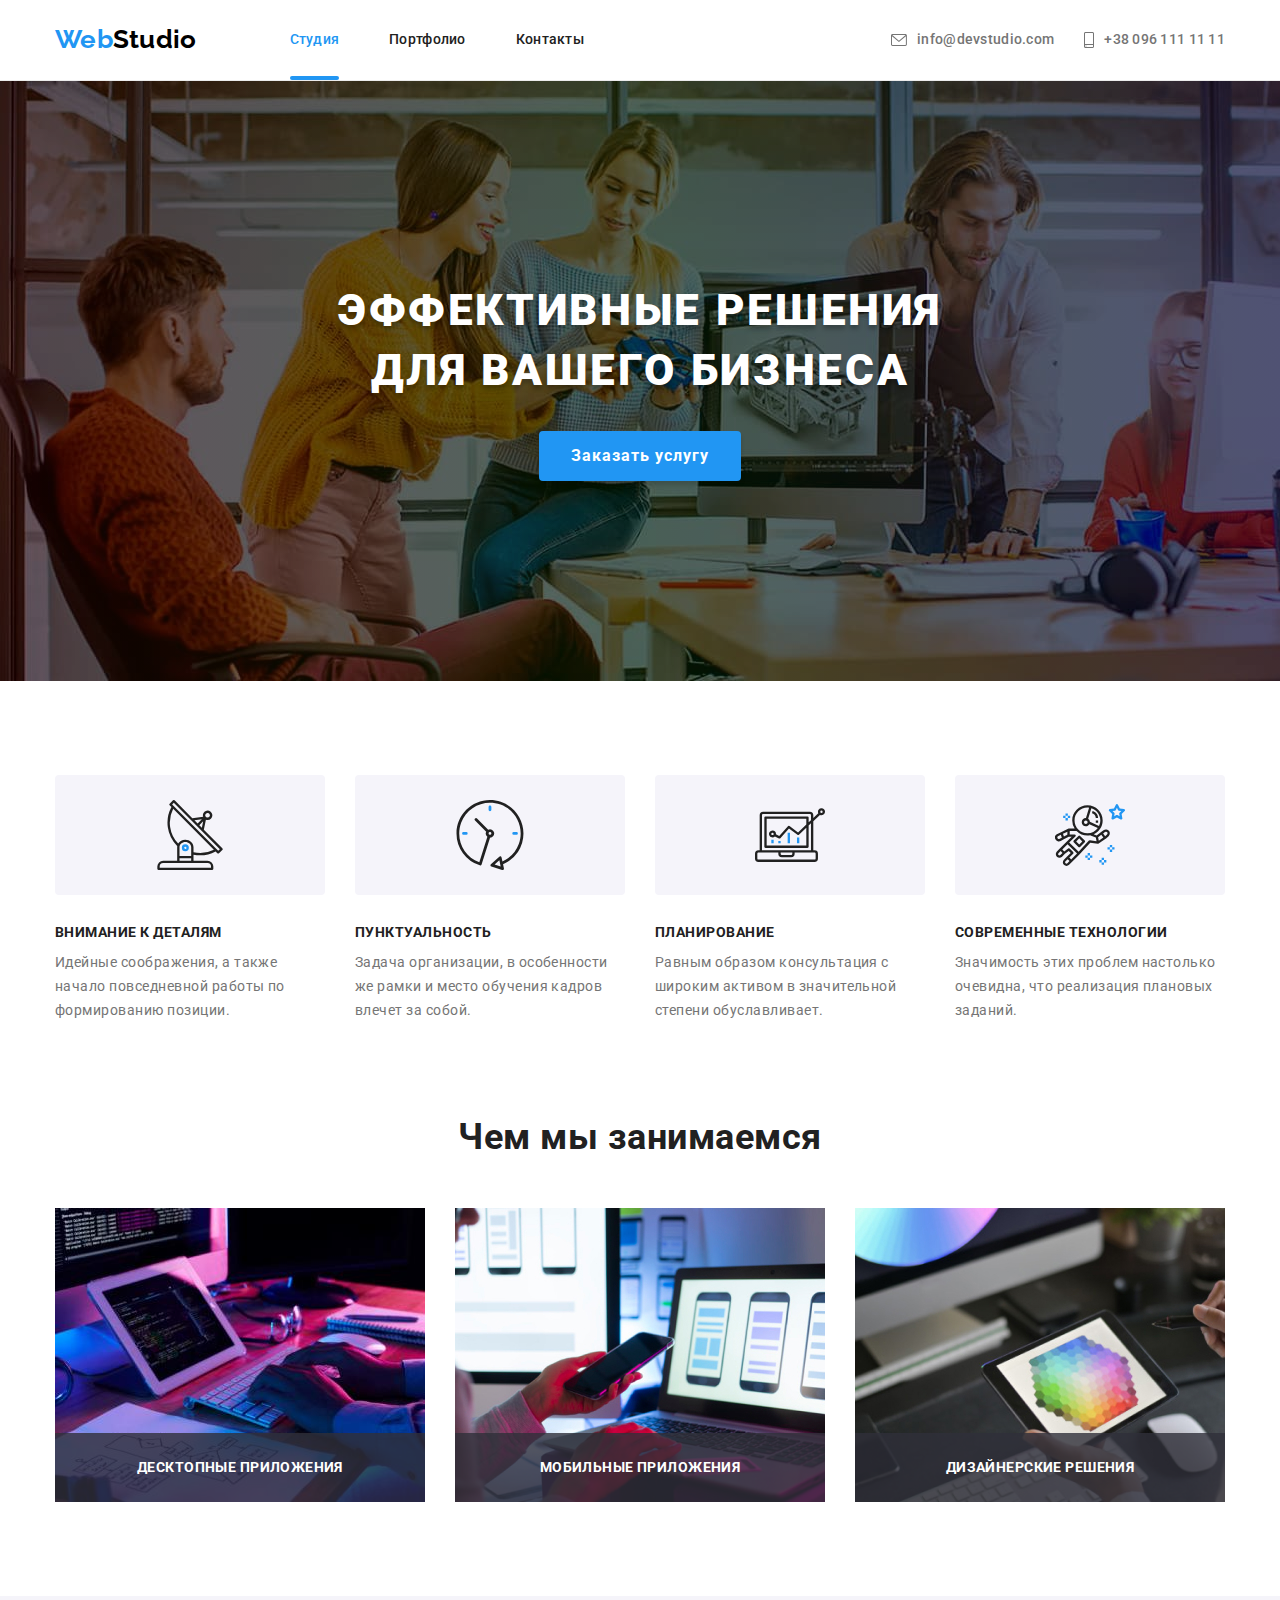
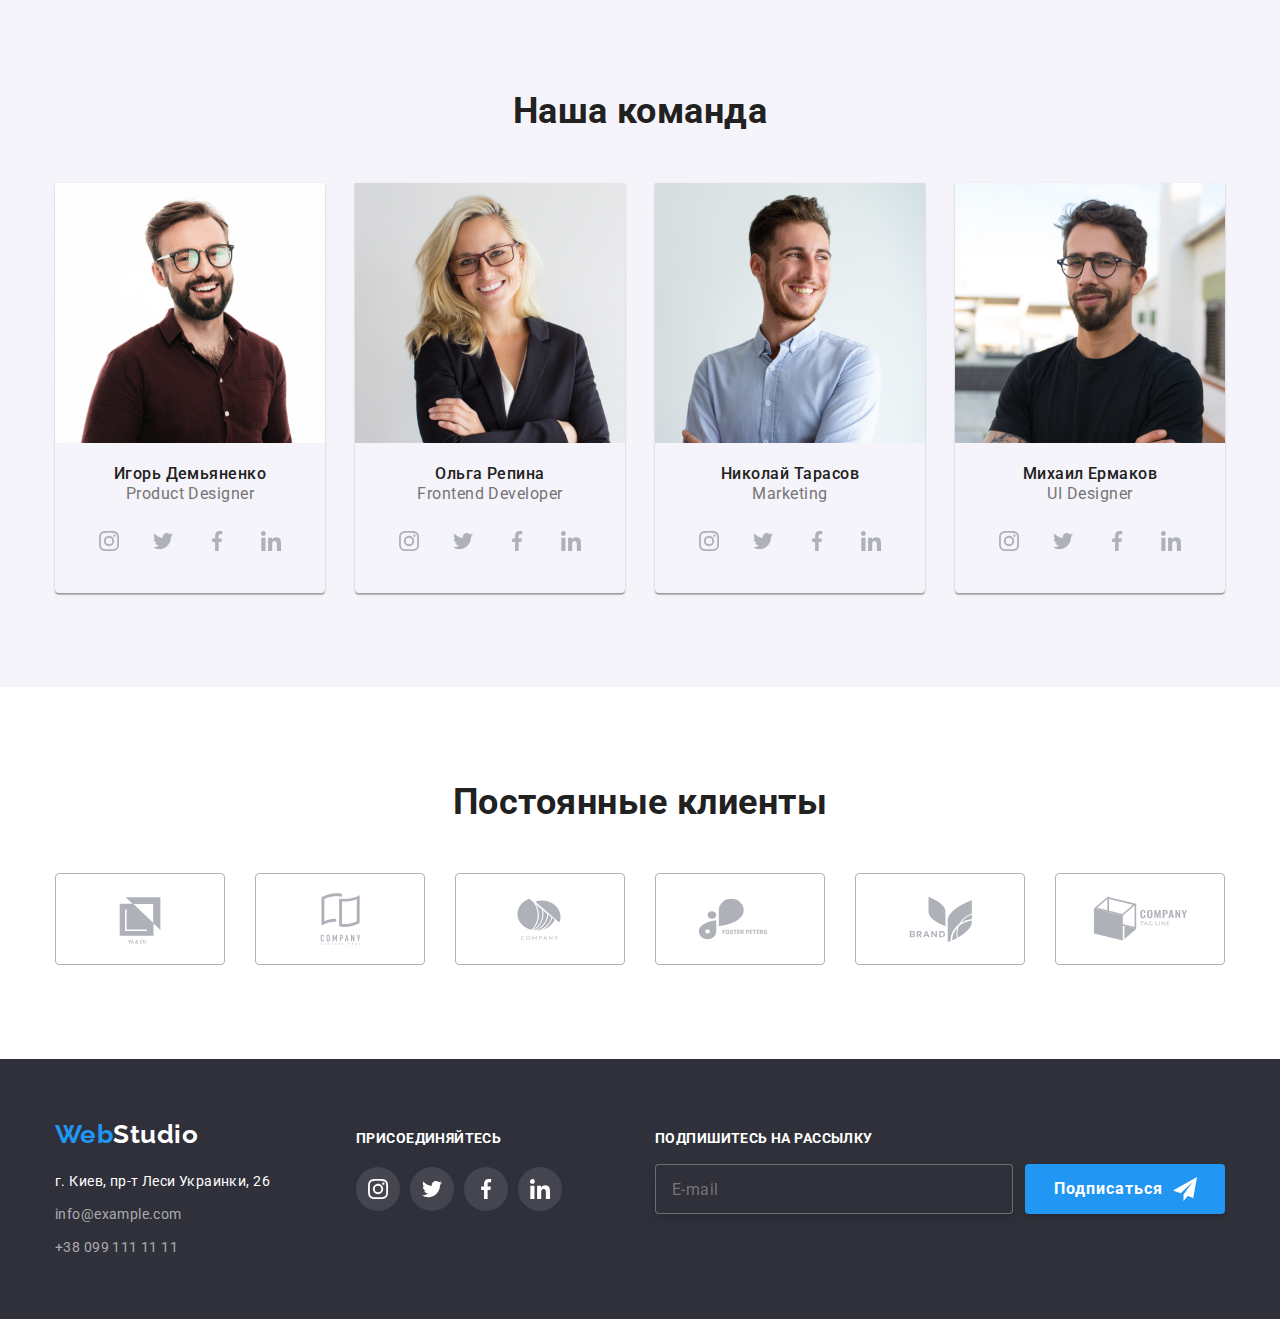
<file: index.html>
<!DOCTYPE html>
<html lang="ru">
  <head>
    <meta charset="UTF-8" />
    <meta http-equiv="X-UA-Compatible" content="IE=edge" />
    <meta name="viewport" content="width=device-width, initial-scale=1.0" />
    <title>Студия</title>
    <link
      href="https://fonts.googleapis.com/css2?family=Raleway:wght@700&family=Roboto:wght@400;500;700;900&display=swap"
      rel="stylesheet"
    />
    <link
      rel="stylesheet"
      href="https://cdnjs.cloudflare.com/ajax/libs/modern-normalize/1.1.0/modern-normalize.min.css"
    />
    <link rel="stylesheet" href="./css/styles.css" />
  </head>
  <body>
    <!-- Header -->
    <header class="bline">
      <div class="main-nav container">
        <nav class="site-nav">
          <a href="./index.html" class="logo-link"> <span class="logo-web">Web</span>Studio </a>
          <ul class="site-nav list">
            <li class="item"><a href="./index.html" class="link current">Студия</a></li>
            <li class="item"><a href="./portfolio.html" class="link">Портфолио</a></li>
            <li class="item"><a href="" class="link">Контакты</a></li>
          </ul>
        </nav>
        <ul class="contacts list">
          <li class="contacts item">
            <a href="mailto:info@devstudio.com" class="contacts link">
              <svg width="16" height="12" class="icon-contacts">
                <use href="./images/icons.svg#icon-envelope"></use>
              </svg>
              info@devstudio.com
            </a>
          </li>
          <li class="contacts item">
            <a href="tel:+380961111111" class="contacts link">
              <svg width="10" height="16" class="icon-contacts">
                <use href="./images/icons.svg#icon-smartphone"></use>
              </svg>
              +38 096 111 11 11
            </a>
          </li>
        </ul>
      </div>
    </header>
    <main>
      <!-- Hero -->
      <section class="hero section">
        <div class="hero container">
          <h1 class="hero-title">Эффективные решения для вашего бизнеса</h1>
          <button type="button" class="button button-hero" data-modal-open>Заказать услугу</button>
        </div>
      </section>
      <!-- Featers -->
      <section class="features section">
        <div class="features container">
          <h2 class="visually-hidden">Особенности</h2>
          <ul class="features list">
            <li class="feature item">
              <div class="icon antena">
                <svg width="70" height="70" class="icon-featers">
                  <use href="./images/icons.svg#icon-antenna"></use>
                </svg>
              </div>
              <h3 class="feature-title">Внимание к деталям</h3>
              <p class="feature-content">
                Идейные соображения, а также начало повседневной работы по формированию позиции.
              </p>
            </li>
            <li class="feature item">
              <div class="icon clock">
                <svg width="70" height="70" class="icon-featers">
                  <use href="./images/icons.svg#icon-clock"></use>
                </svg>
              </div>
              <h3 class="feature-title">Пунктуальность</h3>
              <p class="feature-content">
                Задача организации, в особенности же рамки и место обучения кадров влечет за собой.
              </p>
            </li>
            <li class="feature item">
              <div class="icon diagram">
                <svg width="70" height="70" class="icon-featers">
                  <use href="./images/icons.svg#icon-diagram"></use>
                </svg>
              </div>
              <h3 class="feature-title">Планирование</h3>
              <p class="feature-content">
                Равным образом консультация с широким активом в значительной степени обуславливает.
              </p>
            </li>
            <li class="feature item">
              <div class="icon astronaut">
                <svg width="70" height="70" class="icon-featers">
                  <use href="./images/icons.svg#icon-astronaut"></use>
                </svg>
              </div>
              <h3 class="feature-title">Современные технологии</h3>
              <p class="feature-content">
                Значимость этих проблем настолько очевидна, что реализация плановых заданий.
              </p>
            </li>
          </ul>
        </div>
      </section>
      <!-- Work -->
      <section class="work section">
        <div class="work container">
          <h2 class="title work-title">Чем мы занимаемся</h2>
          <ul class="work list">
            <li class="work item">
              <img
                src="./images/img.jpg"
                alt="Разработка программного обеспечения"
                width="370"
                height="294"
              />
              <div class="activities"><p class="activities-content">Десктопные приложения</p></div>
            </li>
            <li class="work item">
              <img src="./images/img1.jpg" alt="Дизайн интерфейса" width="370" height="294" />
              <div class="activities"><p class="activities-content">Мобильные приложения</p></div>
            </li>
            <li class="work item">
              <img src="./images/img2.jpg" alt="Визуальное оформление" width="370" height="294" />
              <div class="activities"><p class="activities-content">Дизайнерские решения</p></div>
            </li>
          </ul>
        </div>
      </section>
      <!-- Team -->
      <section class="team section">
        <div class="team container">
          <h2 class="main-team title">Наша команда</h2>
          <ul class="team list">
            <li class="team item">
              <img src="./images/img3.jpg" alt="Игорь Демьяненко" width="270" height="260" />
              <h3 class="team-title list">Игорь Демьяненко</h3>
              <p lang="en" class="team-content">Product Designer</p>
              <div class="social link">
                <ul class="social list">
                  <li class="team-slicon">
                    <a href="https://www.instagram.com/" class="social-icon">
                      <svg width="20" height="20" class="networks">
                        <use href="./images/icons.svg#icon-instagram-1"></use>
                      </svg>
                    </a>
                  </li>
                  <li class="team-slicon">
                    <a href="https://twitter.com/" class="social-icon">
                      <svg width="20" height="20" class="networks">
                        <use href="./images/icons.svg#icon-twitter-1"></use>
                      </svg>
                    </a>
                  </li>
                  <li class="team-slicon">
                    <a href="https://www.facebook.com/" class="social-icon">
                      <svg width="20" height="20" class="networks">
                        <use href="./images/icons.svg#icon-facebook-1"></use>
                      </svg>
                    </a>
                  </li>
                  <li class="team-slicon">
                    <a href="https://www.linkedin.com/" class="social-icon">
                      <svg width="20" height="20" class="networks">
                        <use href="./images/icons.svg#icon-linkedin-1"></use>
                      </svg>
                    </a>
                  </li>
                </ul>
              </div>
            </li>
            <li class="team item">
              <img src="./images/img4.jpg" alt="Ольга Репина" width="270" height="260" />
              <h3 class="team-title list">Ольга Репина</h3>
              <p lang="en" class="team-content">Frontend Developer</p>
              <div class="social link">
                <ul class="social list">
                  <li class="team-slicon">
                    <a href="https://www.instagram.com/" class="social-icon">
                      <svg width="20" height="20" class="networks">
                        <use href="./images/icons.svg#icon-instagram-1"></use>
                      </svg>
                    </a>
                  </li>
                  <li class="team-slicon">
                    <a href="https://twitter.com/" class="social-icon">
                      <svg width="20" height="20" class="networks">
                        <use href="./images/icons.svg#icon-twitter-1"></use>
                      </svg>
                    </a>
                  </li>
                  <li class="team-slicon">
                    <a href="https://www.facebook.com/" class="social-icon">
                      <svg width="20" height="20" class="networks">
                        <use href="./images/icons.svg#icon-facebook-1"></use>
                      </svg>
                    </a>
                  </li>
                  <li class="team-slicon">
                    <a href="https://www.linkedin.com/" class="social-icon">
                      <svg width="20" height="20" class="networks">
                        <use href="./images/icons.svg#icon-linkedin-1"></use>
                      </svg>
                    </a>
                  </li>
                </ul>
              </div>
            </li>
            <li class="team item">
              <img src="./images/img5.jpg" alt="Николай Тарасов" width="270" height="260" />
              <h3 class="team-title list">Николай Тарасов</h3>
              <p lang="en" class="team-content">Marketing</p>
              <div class="social link">
                <ul class="social list">
                  <li class="team-slicon">
                    <a href="https://www.instagram.com/" class="social-icon">
                      <svg width="20" height="20" class="networks">
                        <use href="./images/icons.svg#icon-instagram-1"></use>
                      </svg>
                    </a>
                  </li>
                  <li class="team-slicon">
                    <a href="https://twitter.com/" class="social-icon">
                      <svg width="20" height="20" class="networks">
                        <use href="./images/icons.svg#icon-twitter-1"></use>
                      </svg>
                    </a>
                  </li>
                  <li class="team-slicon">
                    <a href="https://www.facebook.com/" class="social-icon">
                      <svg width="20" height="20" class="networks">
                        <use href="./images/icons.svg#icon-facebook-1"></use>
                      </svg>
                    </a>
                  </li>
                  <li class="team-slicon">
                    <a href="https://www.linkedin.com/" class="social-icon">
                      <svg width="20" height="20" class="networks">
                        <use href="./images/icons.svg#icon-linkedin-1"></use>
                      </svg>
                    </a>
                  </li>
                </ul>
              </div>
            </li>
            <li class="team item">
              <img src="./images/img6.jpg" alt="Михаил Ермаков" width="270" height="260" />
              <h3 class="team-title list">Михаил Ермаков</h3>
              <p lang="en" class="team-content">UI Designer</p>
              <div class="social link">
                <ul class="social list">
                  <li class="team-slicon">
                    <a href="https://www.instagram.com/" class="social-icon">
                      <svg width="20" height="20" class="networks">
                        <use href="./images/icons.svg#icon-instagram-1"></use>
                      </svg>
                    </a>
                  </li>
                  <li class="team-slicon">
                    <a href="https://twitter.com/" class="social-icon">
                      <svg width="20" height="20" class="networks">
                        <use href="./images/icons.svg#icon-twitter-1"></use>
                      </svg>
                    </a>
                  </li>
                  <li class="team-slicon">
                    <a href="https://www.facebook.com/" class="social-icon">
                      <svg width="20" height="20" class="networks">
                        <use href="./images/icons.svg#icon-facebook-1"></use>
                      </svg>
                    </a>
                  </li>
                  <li class="team-slicon">
                    <a href="https://www.linkedin.com/" class="social-icon">
                      <svg width="20" height="20" class="networks">
                        <use href="./images/icons.svg#icon-linkedin-1"></use>
                      </svg>
                    </a>
                  </li>
                </ul>
              </div>
            </li>
          </ul>
        </div>
      </section>
      <!-- Clients -->
      <section class="clients">
        <div class="clients container">
          <h2 class="title clients-title">Постоянные клиенты</h2>
          <ul class="clients list">
            <li class="client-item">
              <a href="" class="clients-icon">
                <svg width="106" height="60" class="clients-logo">
                  <use href="./images/icons.svg#icon-Logo-ya"></use>
                </svg>
              </a>
            </li>
            <li class="client-item">
              <a href="" class="clients-icon">
                <svg width="106" height="60" class="clients-logo">
                  <use href="./images/icons.svg#icon-Logo-tagline"></use>
                </svg>
              </a>
            </li>
            <li class="client-item">
              <a href="" class="clients-icon">
                <svg width="106" height="60" class="clients-logo">
                  <use href="./images/icons.svg#icon-Logo-company"></use>
                </svg>
              </a>
            </li>
            <li class="client-item">
              <a href="" class="clients-icon">
                <svg width="106" height="60" class="clients-logo">
                  <use href="./images/icons.svg#icon-Logo-foster"></use>
                </svg>
              </a>
            </li>
            <li class="client-item">
              <a href="" class="clients-icon">
                <svg width="106" height="60" class="clients-logo">
                  <use href="./images/icons.svg#icon-Logo-brand"></use>
                </svg>
              </a>
            </li>
            <li class="client-item">
              <a href="" class="clients-icon">
                <svg width="106" height="60" class="clients-logo">
                  <use href="./images/icons.svg#icon-Logo-tag-line"></use>
                </svg>
              </a>
            </li>
          </ul>
        </div>
      </section>
    </main>
    <footer class="footer">
      <div class="footer container">
        <div class="flex-item-1">
          <a href="./index.html" class="footer logo"> <span class="logo-web">Web</span>Studio </a>
          <address>
            <ul class="footer list">
              <li class="footer-item">
                <a href="" class="address link">г. Киев, пр-т Леси Украинки, 26</a>
              </li>
              <li class="footer-item">
                <a href="mailto:info@example.com" class="footer link">info@example.com</a>
              </li>
              <li class="footer-item">
                <a href="tel:+380991111111" class="footer link">+38 099 111 11 11</a>
              </li>
            </ul>
          </address>
        </div>
        <div class="flex-item-2">
          <h2 class="cf-title">присоединяйтесь</h2>
          <div class="cf-link">
            <ul class="cf list">
              <li class="cf-item">
                <a href="https://www.instagram.com/" class="cf-icon">
                  <svg width="20" height="20" class="cf-networks">
                    <use href="./images/icons.svg#icon-instagram-1"></use>
                  </svg>
                </a>
              </li>
              <li class="cf-item">
                <a href="https://twitter.com/" class="cf-icon">
                  <svg width="20" height="20" class="cf-networks">
                    <use href="./images/icons.svg#icon-twitter-1"></use>
                  </svg>
                </a>
              </li>
              <li class="cf-item">
                <a href="https://www.facebook.com/" class="cf-icon">
                  <svg width="20" height="20" class="cf-networks">
                    <use href="./images/icons.svg#icon-facebook-1"></use>
                  </svg>
                </a>
              </li>
              <li class="cf-item">
                <a href="https://www.linkedin.com/" class="cf-icon">
                  <svg width="20" height="20" class="cf-networks">
                    <use href="./images/icons.svg#icon-linkedin-1"></use>
                  </svg>
                </a>
              </li>
            </ul>
          </div>
        </div>
        <div class="footer form-field">
          <form class="footer-form" autocomplete="off">
            <b>Подпишитесь на рассылку</b>
            <label class="footer-label">
              <input type="email" name="mail" placeholder="E-mail" class="footer-mail" />
            </label>
            <button type="submit" class="button send-button">
              Подписаться
              <svg width="24" height="24" class="icon-send">
                <use href="./images/icons.svg#icon-send"></use>
              </svg>
            </button>
          </form>
        </div>
      </div>
    </footer>
    <!-- Backdrop-Modal -->
    <div class="backdrop is-hidden" data-modal>
      <div class="modal">
        <button class="button-close" data-modal-close>
          <svg width="18" height="18" class="button-icon">
            <use href="./images/icons.svg#icon-close"></use>
          </svg>
        </button>
        <p class="modal-title">Оставьте свои данные, мы вам перезвоним</p>
        <form class="form" autocomplete="off">
          <div class="input">
            <div class="form-fild">
              <label for="name" class="modal-label"> Имя</label>
              <div class="form-input">
                <input type="text" name="name" id="name" class="modal-input" />
                <svg width="18" height="18" class="modal-icon">
                  <use href="./images/icons.svg#icon-person"></use>
                </svg>
              </div>
            </div>
            <div class="form-fild">
              <label for="tel" class="modal-label">Телефон</label>
              <div class="form-input">
                <input type="tel" name="tel" id="tel" class="modal-input" />
                <svg width="18" height="18" class="modal-icon">
                  <use href="./images/icons.svg#icon-phone"></use>
                </svg>
              </div>
            </div>
            <div class="form-fild">
              <label for="mail" class="modal-label">Почта </label>
              <div class="form-input">
                <input type="email" name="mail" id="mail" class="modal-input" />
                <svg width="18" height="18" class="modal-icon">
                  <use href="./images/icons.svg#icon-email"></use>
                </svg>
              </div>
            </div>
            <div class="form-fild">
              <label for="comment" class="modal-label">Коментарий</label>
              <textarea
                name="comment"
                cols="30"
                rows="10"
                placeholder="Введите текст"
                id="comment"
                class="modal-comment"
              ></textarea>
            </div>
          </div>
          <div class="agreement">
            <label class="agreement-label">
              <input type="checkbox" name="agreement" class="checkbox" />
              <span class="icon-agreement"></span>
              <svg width="11" height="8" class="check-icon">
                <use href="./images/icons.svg#check-vector"></use>
              </svg>
              Соглашаюсь с рассылкой и принимаю
              <a href="" class="contract">Условия договора</a>
            </label>
          </div>
          <button type="submit" class="button modal-button">Отправить</button>
        </form>
      </div>
    </div>
    <script src="./js/modal.js"></script>
  </body>
</html>
</file>
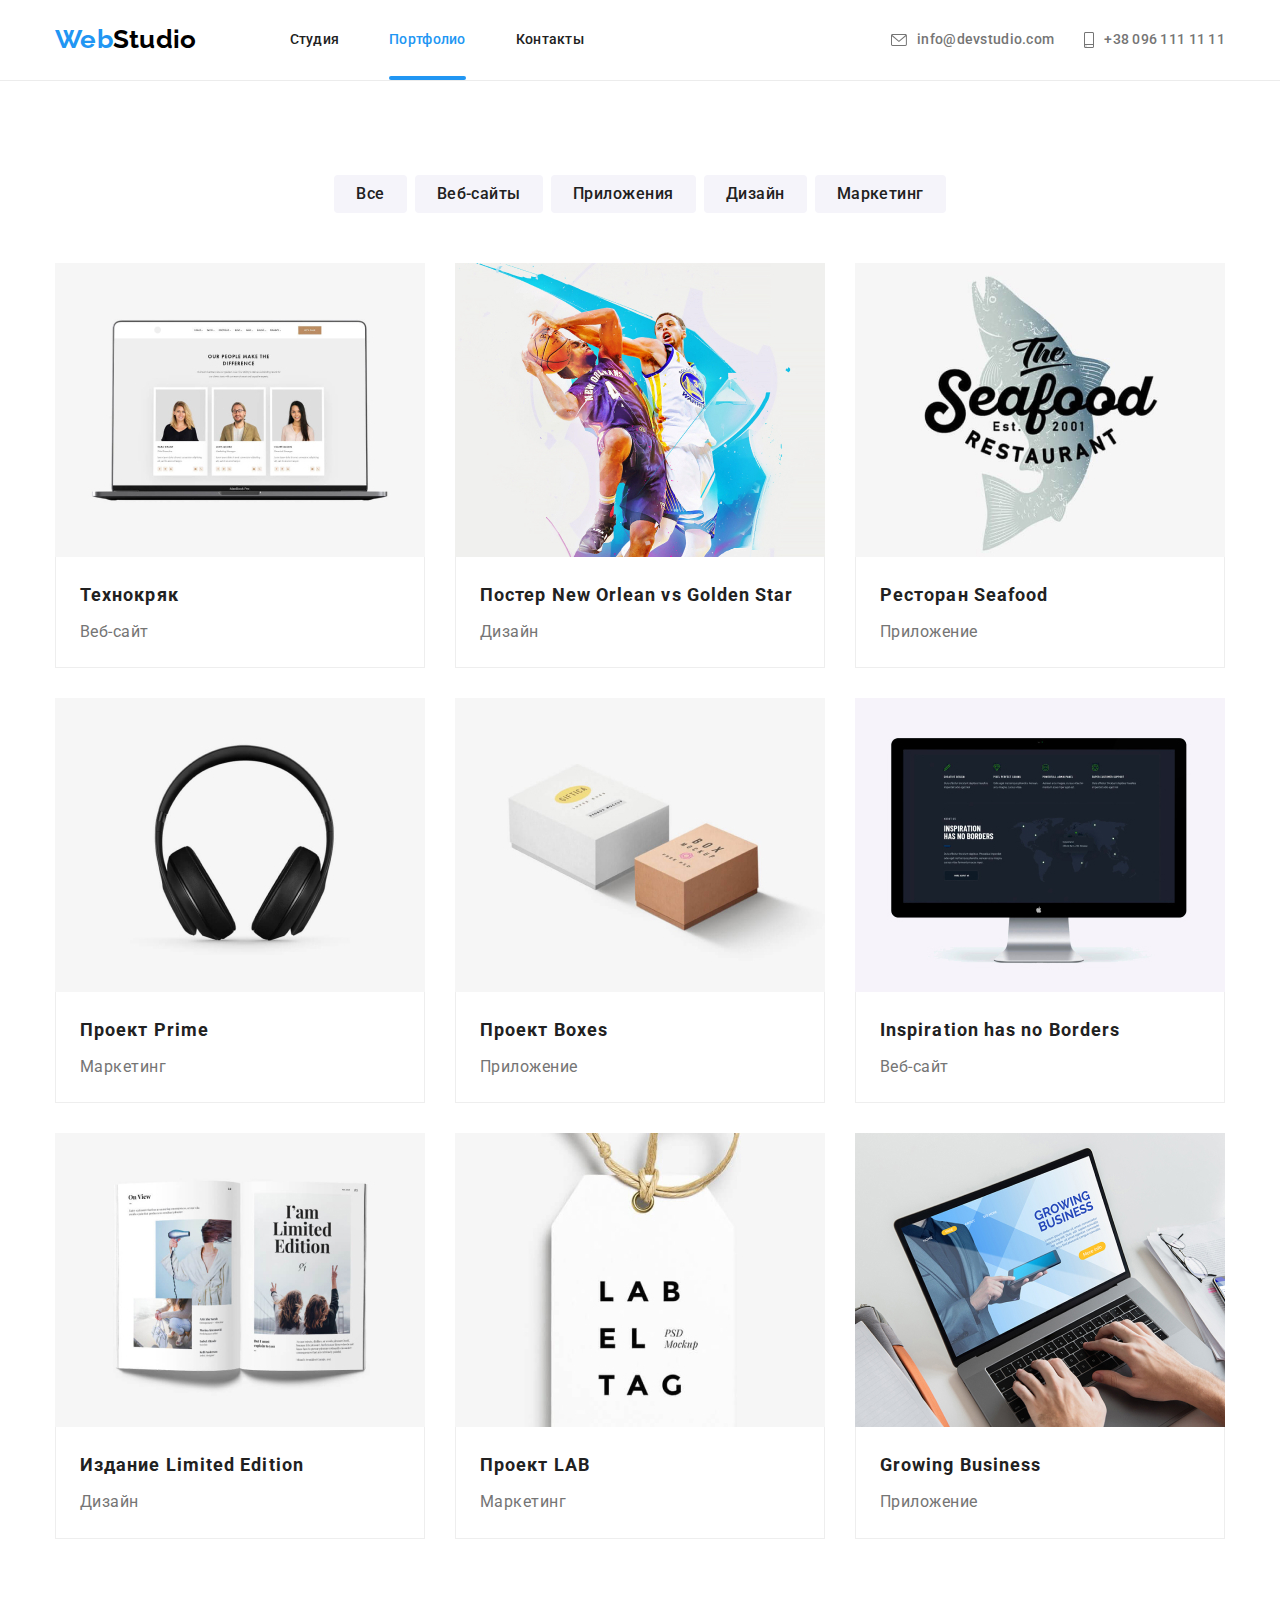
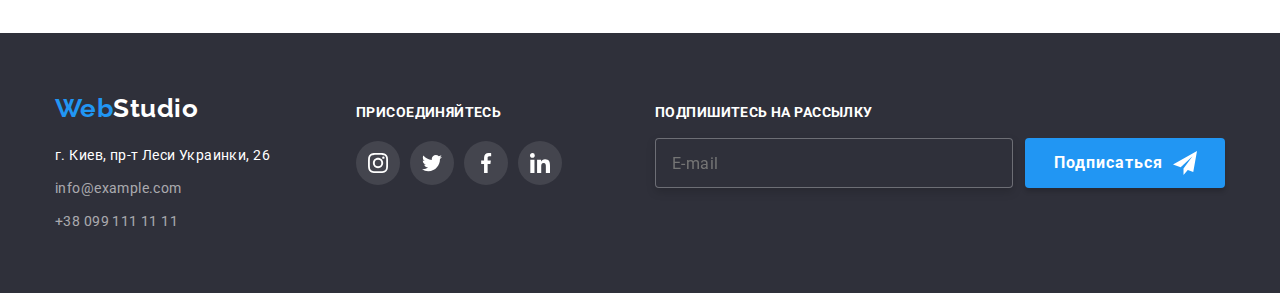
<file: portfolio.html>
<!DOCTYPE html>
<html lang="ru">
  <head>
    <meta charset="UTF-8" />
    <meta http-equiv="X-UA-Compatible" content="IE=edge" />
    <meta name="viewport" content="width=device-width, initial-scale=1.0" />
    <title>Портфолио</title>
    <link
      href="https://fonts.googleapis.com/css2?family=Raleway:wght@700&family=Roboto:wght@400;500;700;900&display=swap"
      rel="stylesheet"
    />
    <link
      rel="stylesheet"
      href="https://cdnjs.cloudflare.com/ajax/libs/modern-normalize/1.1.0/modern-normalize.min.css"
    />
    <link rel="stylesheet" href="./css/styles.css" />
  </head>
  <body>
    <header class="bline">
      <div class="main-nav container">
        <nav class="site-nav">
          <a href="./index.html" class="logo-link"> <span class="logo-web">Web</span>Studio </a>
          <ul class="site-nav list">
            <li class="item"><a href="./index.html" class="link">Студия</a></li>
            <li class="item"><a href="./portfolio.html" class="link current">Портфолио</a></li>
            <li class="item"><a href="" class="link">Контакты</a></li>
          </ul>
        </nav>
        <ul class="contacts list">
          <li class="item">
            <a href="mailto:info@devstudio.com" class="contacts link">
              <svg width="16" height="12" class="icon-contacts">
                <use href="./images/icons.svg#icon-envelope"></use>
              </svg>
              info@devstudio.com
            </a>
          </li>
          <li class="item">
            <a href="tel:+380961111111" class="contacts link">
              <svg width="10" height="16" class="icon-contacts">
                <use href="./images/icons.svg#icon-smartphone"></use>
              </svg>
              +38 096 111 11 11
            </a>
          </li>
        </ul>
      </div>
    </header>
    <main>
      <section class="portfolio">
        <div class="portfolio container">
          <h1 class="visually-hidden">Примеры работ</h1>
          <!-- Фильтр -->
          <ul class="filtr list">
            <li class="filtr item"><button type="button" class="button-primary">Все</button></li>
            <li class="filtr item">
              <button type="button" class="button-primary">Веб-сайты</button>
            </li>
            <li class="filtr item">
              <button type="button" class="button-primary">Приложения</button>
            </li>
            <li class="filtr item">
              <button type="button" class="button-primary">Дизайн</button>
            </li>
            <li class="filtr item">
              <button type="button" class="button-primary">Маркетинг</button>
            </li>
          </ul>
          <!-- Примеры работ -->
          <ul class="exampl list">
            <li class="exampl-item">
              <a href="" class="exampl link">
                <div class="product-thumb">
                  <img src="./images/web.jpg" alt="Веб-сайт" width="370" height="294" />
                  <div class="product-overlay">
                    <p class="product-discription">
                      Технокряк это современная площадка распространения коронавируса. Компании
                      используют эту платформу для цифрового шпионажа и атак на защищённые сервера
                      конкурентов.
                    </p>
                  </div>
                </div>
                <div class="exampl-meta">
                  <h2 class="portfolio-title">Технокряк</h2>
                  <p class="inventory">Веб-сайт</p>
                </div>
              </a>
            </li>
            <li class="exampl-item">
              <a href="" class="exampl link">
                <div class="product-thumb">
                  <img
                    src="./images/poster.jpg"
                    alt="Плакат баскетбольного матча"
                    width="370"
                    height="294"
                  />
                  <div class="product-overlay">
                    <p class="product-discription">
                      Технокряк это современная площадка распространения коронавируса. Компании
                      используют эту платформу для цифрового шпионажа и атак на защищённые сервера
                      конкурентов.
                    </p>
                  </div>
                </div>
                <div class="exampl-meta">
                  <h2 class="portfolio-title">
                    Постер <span lang="en">New Orlean vs Golden Star</span>
                  </h2>
                  <p class="inventory">Дизайн</p>
                </div>
              </a>
            </li>
            <li class="exampl-item">
              <a href="" class="exampl link">
                <div class="product-thumb">
                  <img
                    src="./images/restoran.jpg"
                    alt="Ресторан морской еды"
                    width="370"
                    height="294"
                  />
                  <div class="product-overlay">
                    <p class="product-discription">
                      Технокряк это современная площадка распространения коронавируса. Компании
                      используют эту платформу для цифрового шпионажа и атак на защищённые сервера
                      конкурентов.
                    </p>
                  </div>
                </div>
                <div class="exampl-meta">
                  <h2 class="portfolio-title">Ресторан <span lang="en">Seafood</span></h2>
                  <p class="inventory">Приложение</p>
                </div>
              </a>
            </li>
            <li class="exampl-item">
              <a href="" class="exampl link">
                <div class="product-thumb">
                  <img src="./images/headphones.jpg" alt="Наушники" width="370" height="294" />
                  <div class="product-overlay">
                    <p class="product-discription">
                      Технокряк это современная площадка распространения коронавируса. Компании
                      используют эту платформу для цифрового шпионажа и атак на защищённые сервера
                      конкурентов.
                    </p>
                  </div>
                </div>
                <div class="exampl-meta">
                  <h2 class="portfolio-title">Проект <span lang="en">Prime</span></h2>
                  <p class="inventory">Маркетинг</p>
                </div>
              </a>
            </li>
            <li class="exampl-item">
              <a href="" class="exampl link">
                <div class="product-thumb">
                  <img src="./images/boxes.jpg" alt="Две коробки" width="370" height="294" />
                  <div class="product-overlay">
                    <p class="product-discription">
                      Технокряк это современная площадка распространения коронавируса. Компании
                      используют эту платформу для цифрового шпионажа и атак на защищённые сервера
                      конкурентов.
                    </p>
                  </div>
                </div>
                <div class="exampl-meta">
                  <h2 class="portfolio-title">Проект <span lang="en">Boxes</span></h2>
                  <p class="inventory">Приложение</p>
                </div>
              </a>
            </li>
            <li class="exampl-item">
              <a href="" class="exampl link">
                <div class="product-thumb">
                  <img
                    src="./images/inspiration.jpg"
                    alt="Страница веб-сайта"
                    width="370"
                    height="294"
                  />
                  <div class="product-overlay">
                    <p class="product-discription">
                      Технокряк это современная площадка распространения коронавируса. Компании
                      используют эту платформу для цифрового шпионажа и атак на защищённые сервера
                      конкурентов.
                    </p>
                  </div>
                </div>
                <div class="exampl-meta">
                  <h2 lang="en" class="portfolio-title">Inspiration has no Borders</h2>
                  <p class="inventory">Веб-сайт</p>
                </div>
              </a>
            </li>
            <li class="exampl-item">
              <a href="" class="exampl link">
                <div class="product-thumb">
                  <img src="./images/magazine.jpg" alt="Журнал" width="370" height="294" />
                  <div class="product-overlay">
                    <p class="product-discription">
                      Технокряк это современная площадка распространения коронавируса. Компании
                      используют эту платформу для цифрового шпионажа и атак на защищённые сервера
                      конкурентов.
                    </p>
                  </div>
                </div>
                <div class="exampl-meta">
                  <h2 class="portfolio-title">Издание <span lang="en">Limited Edition</span></h2>
                  <p class="inventory">Дизайн</p>
                </div>
              </a>
            </li>
            <li class="exampl-item">
              <a href="" class="exampl link">
                <div class="product-thumb">
                  <img
                    src="./images/label.jpg"
                    alt="Пример дизайна фирменного знака"
                    width="370"
                    height="294"
                  />
                  <div class="product-overlay">
                    <p class="product-discription">
                      Технокряк это современная площадка распространения коронавируса. Компании
                      используют эту платформу для цифрового шпионажа и атак на защищённые сервера
                      конкурентов.
                    </p>
                  </div>
                </div>
                <div class="exampl-meta">
                  <h2 class="portfolio-title">Проект <span lang="en">LAB</span></h2>
                  <p class="inventory">Маркетинг</p>
                </div>
              </a>
            </li>
            <li class="exampl-item">
              <a href="" class="exampl link">
                <div class="product-thumb">
                  <img
                    src="./images/app.jpg"
                    alt="Приложение для персональных компьютеров"
                    width="370"
                    height="294"
                  />
                  <div class="product-overlay">
                    <p class="product-discription">
                      Технокряк это современная площадка распространения коронавируса. Компании
                      используют эту платформу для цифрового шпионажа и атак на защищённые сервера
                      конкурентов.
                    </p>
                  </div>
                </div>
                <div class="exampl-meta">
                  <h2 lang="en" class="portfolio-title">Growing Business</h2>
                  <p class="inventory">Приложение</p>
                </div>
              </a>
            </li>
          </ul>
        </div>
      </section>
    </main>
    <footer class="footer">
      <div class="footer container">
        <div class="flex-item-1">
          <a href="./index.html" class="footer logo"> <span class="logo-web">Web</span>Studio </a>
          <address>
            <ul class="footer list">
              <li class="footer-item">
                <a href="" class="address link">г. Киев, пр-т Леси Украинки, 26</a>
              </li>
              <li class="footer-item">
                <a href="mailto:info@example.com" class="footer link">info@example.com</a>
              </li>
              <li class="footer-item">
                <a href="tel:+380991111111" class="footer link">+38 099 111 11 11</a>
              </li>
            </ul>
          </address>
        </div>
        <div class="flex-item-2">
          <h2 class="cf-title">присоединяйтесь</h2>
          <div class="cf-link">
            <ul class="cf list">
              <li class="cf-item">
                <a href="https://www.instagram.com/" class="cf-icon">
                  <svg width="20" height="20" class="cf-networks">
                    <use href="./images/icons.svg#icon-instagram-1"></use>
                  </svg>
                </a>
              </li>
              <li class="cf-item">
                <a href="https://twitter.com/" class="cf-icon">
                  <svg width="20" height="20" class="cf-networks">
                    <use href="./images/icons.svg#icon-twitter-1"></use>
                  </svg>
                </a>
              </li>
              <li class="cf-item">
                <a href="https://www.facebook.com/" class="cf-icon">
                  <svg width="20" height="20" class="cf-networks">
                    <use href="./images/icons.svg#icon-facebook-1"></use>
                  </svg>
                </a>
              </li>
              <li class="cf-item">
                <a href="https://www.linkedin.com/" class="cf-icon">
                  <svg width="20" height="20" class="cf-networks">
                    <use href="./images/icons.svg#icon-linkedin-1"></use>
                  </svg>
                </a>
              </li>
            </ul>
          </div>
        </div>
        <div class="footer form-field">
          <form class="footer-form">
            <b>Подпишитесь на рассылку</b>
            <label>
              <input type="email" name="mail" placeholder="E-mail" class="footer-mail" />
            </label>
            <button type="submit" class="button send-button">
              Подписаться
              <svg width="24" height="24" class="icon-send">
                <use href="./images/icons.svg#icon-send"></use>
              </svg>
            </button>
          </form>
        </div>
      </div>
    </footer>
  </body>
</html>
</file>
<file: css/styles.css>
/* основной цвет текста #757575 */
/* вторичный цыет текста #212121; */
/* белый #FFFFFF; */
/*текст футера rgba(255, 255, 255, 0.6); */
/* цвет текста логотипа #000000; #2196F3; */

:root {
  --primery-tex-color: #757575;
  --title-text-color: #212121;
  --accent-color: #2196f3;
  --logo-color: #000000;
  --bg-color: #ffffff;
  --primery-bg-color: #2f303a;
  --secondary-bg-color: #f5f4fa;
  --white-color: #ffffff;
  --bg-button-color: #188ce8;
  --bg-prbutton-color: #f5f4fa;
  --footer-tx-color: rgba(255, 255, 255, 0.6);
  --prime-sl-color: #afb1b8;

  --card-set-gap: 30px;
  --section-padding: 94px;
}

body {
  color: var(--primery-tex-color);
  background-color: #ffffff;

  font-family: 'Roboto', sans-serif;

  letter-spacing: 0.03em;
}

/*------------------- Утилиты -----------------------*/

/* input:-webkit-autofill {
  -webkit-background-clip: text;
} */

input {
  background: transparent;
}

/* input.no-autofill-bkg:-webkit-autofill {
  -webkit-background-clip: text;
} */

.clients {
  fill: var(--footer-tx-color);
}

img {
  display: block;
  max-width: 100%;
  height: auto;
}

h1,
h2,
h3,
h4 {
  padding: 0;
  margin: 0;
}

.list {
  padding: 0;
  margin: 0;
  list-style: none;
}

.link {
  display: block;
  padding: 0;
  margin: 0;
  text-decoration: none;
}

ul {
  padding: 0;
  margin: 0;
}

.visually-hidden {
  position: absolute;
  white-space: nowrap;
  width: 1px;
  height: 1px;
  overflow: hidden;
  border: 0;
  padding: 0;
  clip: rect(0 0 0 0);
  clip-path: inset(50%);
  margin: -1px;
}

.button-primary {
  padding: 0%;
}

.feature-title {
  margin-top: 0;
}

.button {
  border: 0;
  border-radius: 4px;
  box-shadow: 0px 4px 4px rgba(0, 0, 0, 0.15);

  font-family: inherit;
  font-weight: 700;
  font-size: 16px;
  line-height: 1.9;
  letter-spacing: 0.06em;
  cursor: pointer;
}

.title {
  color: var(--title-text-color);

  font-weight: 700;
  font-size: 36px;
  line-height: 1.17;
  text-align: center;
}

/* ----------------Container------------------------- */
.container {
  width: 1200px;
  margin-right: auto;
  margin-left: auto;
  padding-left: 15px;
  padding-right: 15px;
}

/* -----------------Header----------------- */
.bline {
  padding: 0;
  margin: 0;

  border-bottom: 1px solid #ececec;
}

.main-nav {
  display: flex;
  align-items: center;

  padding-top: 0;
  padding-bottom: 0;
}

/* ------------------Logo------------------ */
.logo-link {
  color: var(--logo-color);

  font-family: Raleway;
  font-weight: 700;
  font-size: 26px;
  line-height: 1.2;
  text-decoration: none;
}

.logo-web {
  color: var(--accent-color);
}

/* ----------------Site nav-------------------------- */
.site-nav {
  display: flex;
  align-items: center;

  font-weight: 500;
  font-size: 14px;
  line-height: 1.14;
  letter-spacing: 0.02em;
}

.site-nav.list {
  display: flex;
  margin-left: 93px;
  padding-top: 32px;

  align-items: center;
}

.site-nav .link {
  padding-bottom: 32px;
  transition: color 250ms cubic-bezier(0.4, 0, 0.2, 1);
}

.site-nav .item:not(:last-child) {
  margin-right: 50px;
}

.site-nav .link {
  color: var(--title-text-color);
}

.site-nav .link:hover,
.site-nav .link:focus {
  color: var(--accent-color);
}

.site-nav .link.current {
  position: relative;
  color: var(--accent-color);
}

.site-nav .link.current::after {
  content: '';

  position: absolute;
  left: 0;
  bottom: 0;

  width: 100%;
  height: 4px;

  background-color: var(--accent-color);
  border-radius: 2px;
}
/*------------------------ Contacts--------------------- */
.contacts {
  display: flex;
  margin-left: auto;

  font-weight: 500;
  font-size: 14px;
  line-height: 1.14;
  letter-spacing: 0.02em;
}

.contacts .item:not(:last-child) {
  margin-right: 30px;
}

.contacts.list {
  display: inline-flex;
  border: none;
  align-items: center;
}

.contacts.link {
  align-items: center;
  color: var(--primery-tex-color);
  transition: color 250ms cubic-bezier(0.4, 0, 0.2, 1);
}

.contacts.link:hover,
.contacts.link:focus {
  color: var(--accent-color);
}

.contacts.link:hover > .icon-contacts {
  fill: var(--accent-color);
}

.contacts.link:focus > .icon-contacts {
  fill: var(--accent-color);
}

.icon-contacts {
  margin-right: 10px;
  align-items: center;
  fill: var(--primery-tex-color);
  transition: fill 250ms cubic-bezier(0.4, 0, 0.2, 1);
}

/*--------------------- INDEX ----------------------*/

/* ---------------------Hero --------------------- */
.hero.section {
  max-width: 1600px;
  padding-top: 200px;
  padding-bottom: 200px;
  margin-left: auto;
  margin-right: auto;

  background-image: linear-gradient(
      to right,
      rgba(47, 0, 0, 0.4),
      rgba(0, 48, 0, 0.4),
      rgba(0, 0, 58, 0.4)
    ),
    url(../images/hero-fon-1.jpg);
}

.hero.container {
  background: none;
}

.hero {
  background-color: var(--primery-bg-color);

  text-align: center;
}

.hero-title {
  display: inline-block;
  margin-top: 0;
  margin-bottom: var(--card-set-gap);
  width: 696px;

  color: var(--white-color);

  font-weight: 900;
  font-size: 44px;
  line-height: 1.36;
  letter-spacing: 0.06em;
  text-transform: uppercase;
  text-shadow: 0px 4px 4px rgba(0, 0, 0, 0.25);
}

/* ---------------------Button ---------------------*/
.button-hero {
  display: block;
  margin-left: auto;
  margin-right: auto;
  padding: 10px 32px;

  color: var(--white-color);
  background-color: var(--accent-color);

  transition: background-color 250ms cubic-bezier(0.4, 0, 0.2, 1);
}

.button:hover,
.button:focus {
  background-color: var(--bg-button-color);
}

/*---------------------- Features --------------------*/
.section-title {
  margin-top: 0;
}

.features.section {
  padding-top: var(--section-padding);
  padding-bottom: var(--section-padding);
}

.feature-title {
  margin-bottom: 10px;

  color: var(--title-text-color);

  font-weight: 700;
  font-size: 14px;
  line-height: 1.14;
  text-transform: uppercase;
}

.features {
  font-size: 14px;
  line-height: 1.7;
}

.features.list {
  display: flex;
}

.icon {
  display: flex;
  align-items: center;
  justify-content: center;
  width: 270px;
  height: 120px;
  margin-bottom: 30px;
  border-radius: 4px;
  background-color: var(--secondary-bg-color);
}

.feature.item:not(:last-child) {
  margin-right: var(--card-set-gap);
}

.feature-content {
  margin: 0;
}

/*--------------------- Work --------------------------*/
.work.section {
  padding-bottom: var(--section-padding);
}

.work-title {
  display: block;
  width: 376px;
  margin-right: auto;
  margin-left: auto;
  margin-top: 0;
  margin-bottom: 50px;
}

.work.list {
  display: flex;
}

.work.item:not(:last-child) {
  margin-right: var(--card-set-gap);
}

.work.item {
  position: relative;
}

.activities {
  position: absolute;
  width: 100%;
  bottom: 0;

  padding: 27px 0;

  background-color: rgba(47, 48, 58, 0.8);
}

.activities-content {
  margin: 0;
  font-style: normal;
  font-weight: 700;
  font-size: 14px;
  line-height: 1.14;
  text-align: center;
  letter-spacing: 0.03em;
  text-transform: uppercase;

  color: var(--white-color);
}

/*----------------------- Team-------------------------- */
.team.section {
  padding-top: var(--section-padding);
  padding-bottom: var(--section-padding);
}

.team {
  background-color: var(--secondary-bg-color);

  font-size: 16px;
  line-height: 1.19;
  text-align: center;
}

.main-team.title {
  display: block;
  width: 264px;
  margin-top: 0;
  margin-bottom: 50px;
  margin-left: auto;
  margin-right: auto;
}

.team-title {
  margin-bottom: 10px;
  margin-top: 0;
  padding-top: var(--card-set-gap);

  color: var(--title-text-color);

  font-weight: 500;
  font-size: 16px;
  line-height: 1.19px;
  text-align: center;
}

.team.list {
  display: flex;
}

.team-content {
  margin-top: 0;
  margin-bottom: 16px;
}

.team.item:not(:last-child) {
  margin-right: var(--card-set-gap);
}

.team.item {
  box-shadow: 0px 1px 3px rgba(0, 0, 0, 0.12), 0px 1px 1px rgba(0, 0, 0, 0.14),
    0px 2px 1px rgba(0, 0, 0, 0.2);
  border-radius: 0px 0px 4px 4px;
}

/* -----------------------Social link--------------------------------------- */

.social.list {
  display: flex;
  margin: 0 32px 30px;
  align-items: center;
}

.team-slicon:not(:last-child) {
  margin-right: 10px;
}

.social-icon {
  display: inline-block;
  width: 44px;
  height: 44px;
  padding: 12px;
  border-radius: 50%;
  fill: var(--prime-sl-color);
  transition: background-color 250ms cubic-bezier(0.4, 0, 0.2, 1);
}

.networks {
  transition: fill 250ms cubic-bezier(0.4, 0, 0.2, 1);
}

.social-icon:hover,
.social-icon:focus {
  background-color: var(--accent-color);
}

.social-icon:hover .networks {
  fill: var(--white-color);
}

.social-icon:focus .networks {
  fill: var(--white-color);
}

/* ----------------------------Clients-------------------------------------- */

.clients {
  padding: 94px 0;
}

.clients.container {
  padding: 0 15px;
}

.clients-title {
  display: block;
  width: 390px;
  margin-right: auto;
  margin-left: auto;
  margin-top: 0;
  margin-bottom: 50px;
}

.clients.list {
  display: flex;
  padding: 0;
}

.client-item:not(:last-child) {
  margin-right: var(--card-set-gap);
}

.clients-icon {
  display: inline-block;
  width: 170px;
  height: 92px;
  padding: 16px 32px;
  border: 1px solid #afb1b8;
  border-radius: 4px;
  transition: border-color 250ms cubic-bezier(0.4, 0, 0.2, 1);
}

.clients-logo {
  fill: var(--prime-sl-color);
  transition: fill 250ms cubic-bezier(0.4, 0, 0.2, 1);
}

.clients-icon:hover,
.clients-icon:focus {
  border-color: var(--accent-color);
}

.clients-icon:hover > .clients-logo {
  fill: var(--accent-color);
}
.clients-icon:focus > .clients-logo {
  fill: var(--accent-color);
}

/*------------------------ Footer ----------------*/

.footer {
  padding-top: 60px;
  padding-bottom: 60px;

  background-color: var(--primery-bg-color);
}

.footer.container {
  display: flex;

  padding-top: 0;
  padding-bottom: 0;
  margin-top: 0;
  margin-bottom: 0;
}

.flex-item-1 {
  width: 231px;
  margin-right: 70px;
}

.footer.list {
  padding-top: 0;
  padding-bottom: 0;

  font-style: normal;
  font-size: 14px;
  line-height: 1.7;
  letter-spacing: 0.03em;
}

.footer.logo {
  display: block;
  margin-bottom: 20px;
  padding-top: 0;
  padding-bottom: 0;

  color: var(--white-color);

  font-family: Raleway;
  font-weight: 700;
  font-size: 26px;
  line-height: 1.2;
}

.address,
.footer.logo {
  text-decoration: none;
}

.address {
  color: var(--white-color);

  transition: color 250ms cubic-bezier(0.4, 0, 0.2, 1);
}

.footer.link {
  padding-top: 0;
  padding-bottom: 0;
  text-decoration: none;

  color: rgba(255, 255, 255, 0.6);
  transition: color 250ms cubic-bezier(0.4, 0, 0.2, 1);
}

.address:hover,
.address:focus {
  color: var(--accent-color);
}

.footer.link:hover,
.footer.link:focus {
  color: var(--accent-color);
}

.footer-item:not(:last-child) {
  margin-bottom: 9px;
}

/* -----------------------Social networks-------------------------- */

.flex-item-2 {
  padding-top: 12px;
  max-height: 80px;
  width: 206px;
  height: 44px;
}

.cf-title {
  margin-bottom: 20px;
  font-style: normal;
  font-weight: 700;
  font-size: 14px;
  line-height: 1.14;
  letter-spacing: 0.03em;
  text-transform: uppercase;

  color: var(--white-color);
}

.cf.list {
  display: flex;
  width: 206px;
}

.cf-item:not(:last-child) {
  margin-right: 10px;
}

.cf-icon {
  display: block;
  width: 44px;
  height: 44px;
  padding: 12px;
  border-radius: 50%;

  background-color: rgba(255, 255, 255, 0.1);
  transition: background-color 250ms cubic-bezier(0.4, 0, 0.2, 1);
}

.cf-networks {
  fill: var(--white-color);
}

.cf-icon:hover,
.cf-icon:focus {
  background-color: var(--accent-color);
}

/* -----------------------------Form------------------------------ */

.footer.form-field {
  display: flex;
  position: relative;
  margin-left: 93px;
  padding: 0;
  width: 570px;
}

b {
  position: absolute;
  top: 12px;

  font-style: normal;
  font-weight: 700;
  font-size: 14px;
  line-height: 1.14;
  letter-spacing: 0.03em;
  text-transform: uppercase;

  color: var(--white-color);
}

.footer-form {
  display: flex;
  align-items: center;
}

.footer-form .footer-mail {
  height: 50px;
  width: 358px;
  padding: 15px 16px 15px 16px;
  margin-right: 12px;

  background-color: var(--primery-bg-color);

  outline: none;
  border: 1px solid rgba(255, 255, 255, 0.3);
  box-sizing: border-box;
  filter: drop-shadow(0px 4px 4px rgba(0, 0, 0, 0.15));
  border-radius: 4px;

  font-style: normal;
  font-size: 16px;
  line-height: 1.25;
  letter-spacing: 0.03em;
  color: rgba(255, 255, 255, 0.6);
}

.footer-mail:focus {
  font-style: normal;
  font-size: 16px;
  line-height: 1.25;
  letter-spacing: 0.03em;
  color: rgba(255, 255, 255, 0.6);
}

.send-button {
  display: block;
  position: relative;
  width: 200px;
  height: 50px;
  padding: 10px 62px 10px 29px;

  color: var(--white-color);
  background-color: var(--accent-color);

  transition: background-color 250ms cubic-bezier(0.4, 0, 0.2, 1);
}

.send-button:hover,
.send-button:focus {
  background-color: var(--bg-button-color);
}

.icon-send {
  position: absolute;
  right: 0;
  top: 0;
  margin: 13px 28px 13px 0;
}

/*--------------------- PORTFOLIO----------------------*/

/* -----------------Filtr---------------- */

.button-primary {
  border: 0;
  border-radius: 4px;
  padding: 6px 22px;

  background-color: var(--bg-prbutton-color);
  color: var(--title-text-color);

  font-family: inherit;
  font-weight: 500;
  font-size: 16px;
  line-height: 1.6;
  text-align: center;
  letter-spacing: 0.03em;

  cursor: pointer;
  transition: background-color 250ms cubic-bezier(0.4, 0, 0.2, 1),
    color 250ms cubic-bezier(0.4, 0, 0.2, 1), box-shadow 250ms cubic-bezier(0.4, 0, 0.2, 1);
}

.button-primary:hover,
.button-primary:focus {
  background-color: var(--accent-color);
  color: var(--white-color);
  box-shadow: 0px 3px 1px rgba(0, 0, 0, 0.1), 0px 1px 2px rgba(0, 0, 0, 0.08),
    0px 2px 2px rgba(0, 0, 0, 0.12);
}

.portfolio {
  padding-top: var(--section-padding);
  padding-bottom: var(--section-padding);
}

.portfolio.container {
  padding-top: 0;
  padding-bottom: 0;
}

.portfolio-title {
  color: var(--title-text-color);

  font-weight: 700;
  font-size: 18px;
  line-height: 2;
  letter-spacing: 0.06em;
}

.filtr.list {
  display: flex;
  justify-content: center;
  margin-bottom: 50px;
}

.filtr.item:not(:last-child) {
  margin-right: 8px;
}

.exampl.list {
  display: flex;
  flex-wrap: wrap;
  flex-basis: calc(100% / 3-30px);
  margin-top: calc(-1 * var(--card-set-gap));
  margin-left: calc(-1 * var(--card-set-gap));
}

.exampl-item {
  margin-top: var(--card-set-gap);
  margin-left: var(--card-set-gap);
}

.product-thumb {
  position: relative;
  overflow: hidden;
}

.product-overlay {
  position: absolute;
  top: 0;
  left: 0;
  width: 100%;
  height: 100%;

  background-color: rgba(33, 150, 243, 0.9);

  opacity: 0;

  transform: translateY(100%);
  transition: transform 250ms cubic-bezier(0.4, 0, 0.2, 1);
}

.product-discription {
  position: absolute;
  top: 50%;
  left: 50%;
  transform: translate(-50%, -50%);

  width: 322px;
  height: 168px;
  margin: 0;

  font-style: normal;
  font-weight: 400;
  font-size: 18px;
  line-height: 1.5;

  letter-spacing: 0.03em;

  color: var(--white-color);
}

.exampl.link {
  transition: box-shadow 250ms cubic-bezier(0.4, 0, 0.2, 1);
}

.exampl.link:hover .product-overlay {
  transform: translateY(0);
  opacity: 1;
}

.exampl.link:hover,
.exampel.link:focus {
  box-shadow: 0px 1px 1px rgba(0, 0, 0, 0.12), 0px 4px 4px rgba(0, 0, 0, 0.06),
    1px 4px 6px rgba(0, 0, 0, 0.16);
}

.exampl-meta {
  padding: 20px 24px;
  border-left: 1px solid #eeeeee;
  border-right: 1px solid #eeeeee;
  border-bottom: 1px solid #eeeeee;
}

.portfolio-title {
  margin-top: 0;
  margin-bottom: 4px;
}

.inventory {
  margin-top: 0;
  margin-bottom: 0;

  color: var(--primery-tex-color);

  font-size: 16px;
  line-height: 1.9;
}

/* --------------------------Backdrop--------------------------------- */

.backdrop {
  position: fixed;
  top: 0;
  left: 0;

  width: 100%;
  height: 100%;

  background-color: rgba(0, 0, 0, 0.2);
  opacity: 1;
  transition: opacity 250ms cubic-bezier(0.4, 0, 0.2, 1);
  transition: background-color 250ms cubic-bezier(0.4, 0, 0.2, 1);
}

.backdrop.is-hidden {
  opacity: 0;
  pointer-events: none;
}

.backdrop.is-hidden .modal {
  transform: translate(-50%, -50%) scale(0.8);
}

.modal {
  position: absolute;
  top: 50%;
  left: 50%;
  padding: 39px 46px 41px 34px;

  width: 528px;
  height: 581px;

  border-radius: 4px;

  background-color: var(--white-color);
  box-shadow: 0px 1px 3px rgba(0, 0, 0, 0.12), 0px 1px 1px rgba(0, 0, 0, 0.14),
    0px 2px 1px rgba(0, 0, 0, 0.2);

  transform: translate(-50%, -50%) scale(1);
  transition: transform 250ms cubic-bezier(0.4, 0, 0.2, 1);
}

.modal-container {
  width: 100%;
  height: 100%;
}

.button-close {
  position: absolute;
  display: block;
  top: 7px;
  right: 14px;
  width: 30px;
  height: 30px;
  padding: 6px;
  border-radius: 50%;

  cursor: pointer;

  background-color: var(--bg-color);
  border: 1px solid rgba(0, 0, 0, 0.1);
}

.button-close:hover .button-icon,
.button-close:focus .button-icon {
  fill: var(--accent-color);
}

.button-icon {
  position: absolute;
  top: 50%;
  left: 50%;
  transform: translate(-50%, -50%);

  transition: fill 250ms cubic-bezier(0.4, 0, 0.2, 1);
}

.modal-title {
  display: block;
  margin-top: 0;
  margin-bottom: 12px;
  font-style: normal;
  font-weight: 700;
  font-size: 20px;
  line-height: 1.5;
  text-align: center;
  letter-spacing: 0.03em;

  color: var(--title-text-color);
}

.form {
  padding: 0;
}

.input {
  width: 448px;
  margin-bottom: 20px;
}

.input .modal-input {
  width: 100%;
  height: 40px;
  padding: 11px 12px 11px 42px;
  border: 1px solid rgba(33, 33, 33, 0.2);
  box-sizing: border-box;
  border-radius: 4px;

  transition: border-color 250ms cubic-bezier(0.4, 0, 0.2, 1);
}

.form-input {
  position: relative;
}

.modal-icon {
  position: absolute;
  top: 50%;
  left: 18px;
  transform: translateY(-50%);

  transition: fill 250ms cubic-bezier(0.4, 0, 0.2, 1);
}

.modal-input:hover,
.modal-input:focus {
  border-color: var(--accent-color);
  outline: none;
}

.modal-input:hover + .modal-icon,
.modal-input:focus + .modal-icon {
  fill: var(--accent-color);
}

.form-fild {
  display: flex;
  flex-direction: column;

  font-style: normal;
  font-size: 12px;
  line-height: 1.16;
  letter-spacing: 0.01em;
}

.modal-label {
  margin-bottom: 4px;
}

.modal-comment {
  padding: 12px 16px;
  height: 120px;
  resize: none;
  border: 1px solid rgba(33, 33, 33, 0.2);
  box-sizing: border-box;
  border-radius: 4px;
}

.modal-comment:hover,
.modal-comment:focus {
  border-color: var(--accent-color);
  outline: none;
}

.form-fild:not(:last-child) {
  margin-bottom: 10px;
}

.agreement {
  font-style: normal;
  font-size: 14px;
  line-height: 1.7;
  letter-spacing: 0.03em;
}

.contract {
  font-style: normal;

  font-size: 14px;
  line-height: 1.7;
  letter-spacing: 0.03em;
  text-decoration: none;
  color: var(--accent-color);

  border-bottom: 1px solid #2196f3;
}

.agreement-label {
  display: flex;
  position: relative;
  width: 425px;
  margin-right: auto;
  margin-left: auto;
  align-items: center;
  justify-content: space-between;
}

.check-icon {
  position: absolute;
  top: 50%;
  left: 3px;
  transform: translateY(-50%);
  opacity: 0;
}

.checkbox:checked ~ .check-icon {
  opacity: 1;
}

.checkbox:checked + .icon-agreement {
  border-color: transparent;
  background-color: var(--accent-color);
}

.checkbox {
  -webkit-appearance: none;
  -moz-appearance: none;
  appearance: none;
  position: absolute;
}

.icon-agreement {
  display: inline-block;
  width: 16px;
  height: 15px;
  padding: 0;

  border: 2px solid #212121;
  border-radius: 2px;
}

.modal-button {
  display: block;
  width: 200px;
  height: 50px;
  padding: 0;
  margin-top: 30px;
  margin-left: auto;
  margin-right: auto;

  background-color: var(--accent-color);

  color: var(--white-color);

  transition: background-color 250ms cubic-bezier(0.4, 0, 0.2, 1);
}

.modal-button:hover,
.modal-button:focus {
  background-color: var(--bg-button-color);
}
</file>
